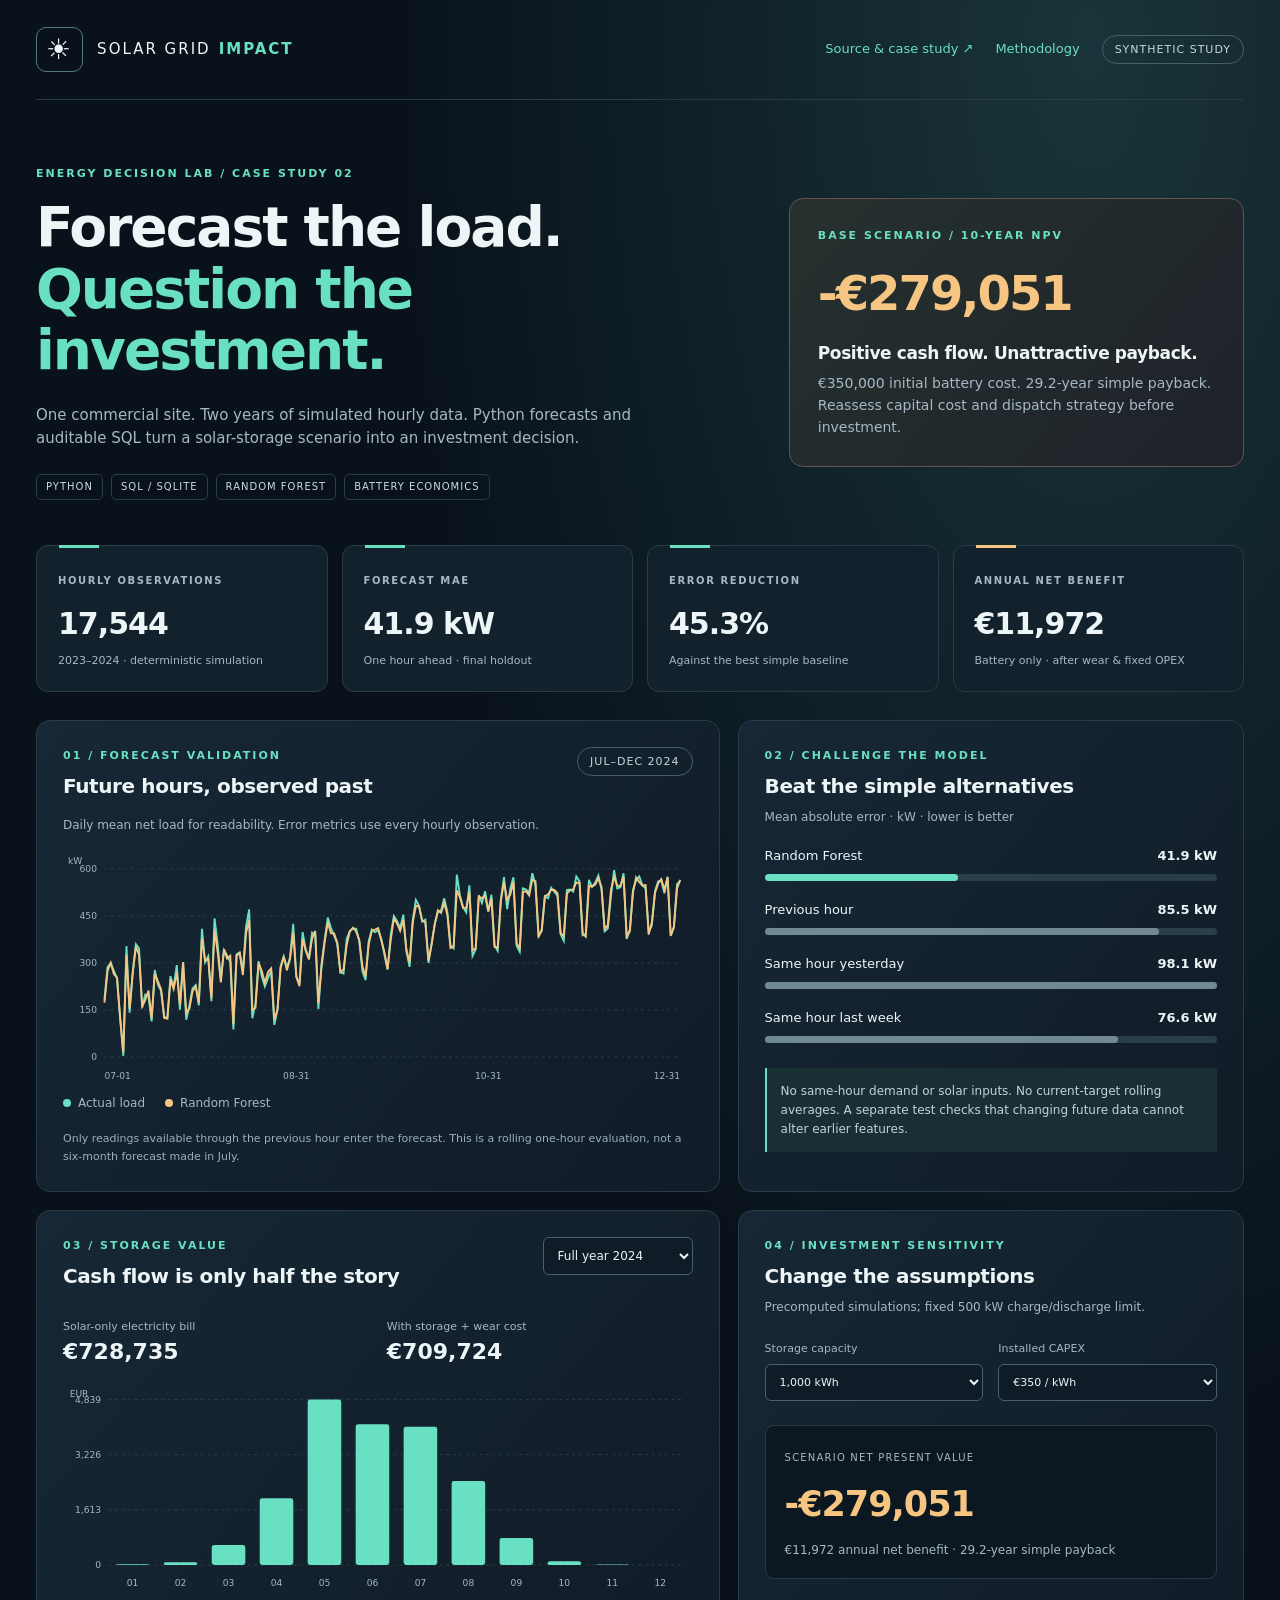
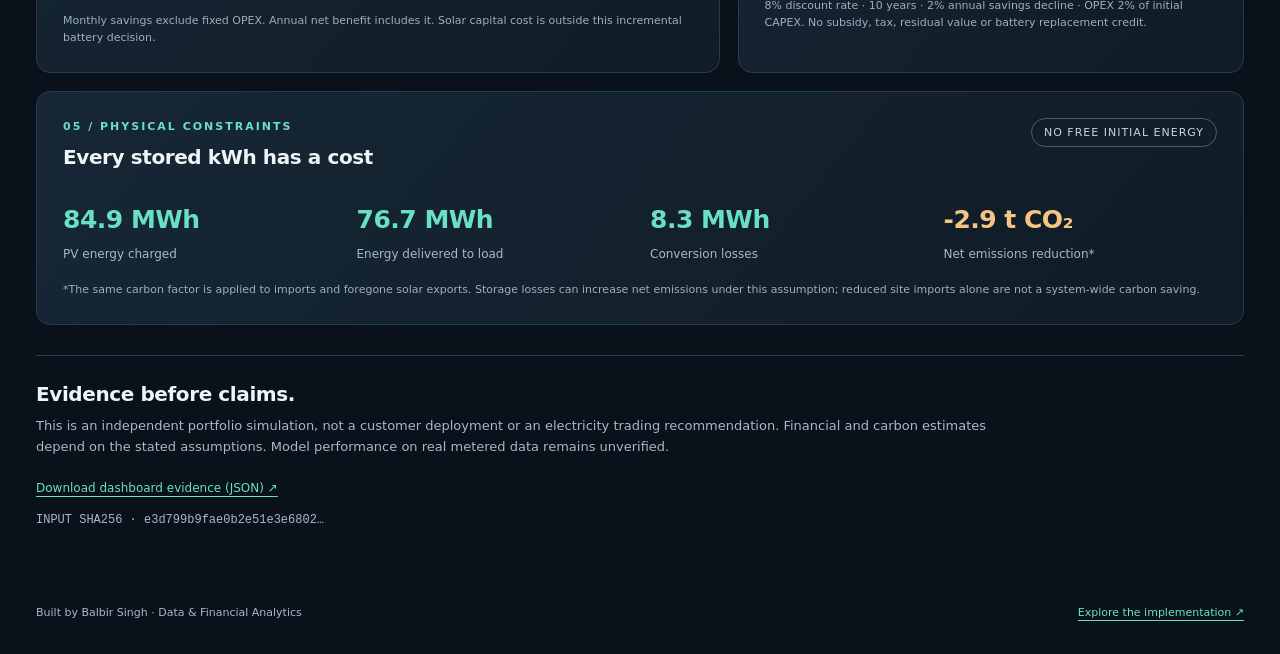
<file: docs/index.html>
<!doctype html>
<html lang="en">
<head>
<meta charset="utf-8"><meta name="viewport" content="width=device-width,initial-scale=1">
<meta name="description" content="A reproducible Python and SQL case study in solar forecasting and battery investment decisions. Synthetic data; measured backtest results.">
<title>Solar Grid Impact Analyzer | Energy decision lab</title>
<link rel="stylesheet" href="styles.css">
</head>
<body>
<div class="shell">
<header><a class="brand" href="./"><span class="mark" aria-hidden="true">☀</span> SOLAR GRID <strong>IMPACT</strong></a><nav><a href="https://github.com/Balbir89/Solar-Grid-Impact-Analyzer">Source & case study ↗</a><a href="methodology.md">Methodology</a><span class="pill">SYNTHETIC STUDY</span></nav></header>
<main>
<section class="hero"><div><div class="eyebrow">ENERGY DECISION LAB / CASE STUDY 02</div><h1>Forecast the load.<br><span>Question the investment.</span></h1><p>One commercial site. Two years of simulated hourly data. Python forecasts and auditable SQL turn a solar-storage scenario into an investment decision.</p><div class="tags"><span>PYTHON</span><span>SQL / SQLITE</span><span>RANDOM FOREST</span><span>BATTERY ECONOMICS</span></div></div><aside class="decision"><div class="eyebrow">BASE SCENARIO / 10-YEAR NPV</div><div id="hero-npv" class="big negative">Loading…</div><h2 id="decision-title">Evaluating the business case</h2><p id="decision-copy">Results are loaded from the versioned Python run.</p></aside></section>
<div id="error" role="alert" hidden></div>
<section class="metrics" aria-label="Key results">
<article><span>HOURLY OBSERVATIONS</span><strong id="rows">—</strong><small>2023–2024 · deterministic simulation</small></article>
<article><span>FORECAST MAE</span><strong id="mae">—</strong><small>One hour ahead · final holdout</small></article>
<article><span>ERROR REDUCTION</span><strong id="improvement">—</strong><small>Against the best simple baseline</small></article>
<article><span>ANNUAL NET BENEFIT</span><strong id="cash">—</strong><small>Battery only · after wear & fixed OPEX</small></article>
</section>
<section class="grid">
<article class="panel chart-panel"><div class="panel-top"><div><div class="eyebrow">01 / FORECAST VALIDATION</div><h2>Future hours, observed past</h2></div><span class="pill">JUL–DEC 2024</span></div><p>Daily mean net load for readability. Error metrics use every hourly observation.</p><svg id="forecast-chart" viewBox="0 0 760 280" role="img" aria-label="Actual and predicted daily average net load"></svg><div class="legend"><span><i class="teal"></i>Actual load</span><span><i class="gold"></i>Random Forest</span></div><p class="note">Only readings available through the previous hour enter the forecast. This is a rolling one-hour evaluation, not a six-month forecast made in July.</p></article>
<article class="panel"><div class="eyebrow">02 / CHALLENGE THE MODEL</div><h2>Beat the simple alternatives</h2><p>Mean absolute error · kW · lower is better</p><div id="model-bars"></div><div class="callout">No same-hour demand or solar inputs. No current-target rolling averages. A separate test checks that changing future data cannot alter earlier features.</div></article>
<article class="panel"><div class="panel-top"><div><div class="eyebrow">03 / STORAGE VALUE</div><h2>Cash flow is only half the story</h2></div><select id="month" aria-label="Select economics month"><option value="all">Full year 2024</option></select></div><div class="mini-metrics"><div><span>Solar-only electricity bill</span><strong id="baseline-bill">—</strong></div><div><span>With storage + wear cost</span><strong id="battery-bill">—</strong></div></div><svg id="savings-chart" viewBox="0 0 760 250" role="img" aria-label="Monthly battery savings before fixed operating costs"></svg><p class="note">Monthly savings exclude fixed OPEX. Annual net benefit includes it. Solar capital cost is outside this incremental battery decision.</p></article>
<article class="panel"><div class="eyebrow">04 / INVESTMENT SENSITIVITY</div><h2>Change the assumptions</h2><p>Precomputed simulations; fixed 500 kW charge/discharge limit.</p><div class="controls"><label>Storage capacity<select id="capacity"><option value="0">0 kWh</option><option value="500">500 kWh</option><option value="1000" selected>1,000 kWh</option><option value="2000">2,000 kWh</option></select></label><label>Installed CAPEX<select id="capex"><option value="200">€200 / kWh</option><option value="350" selected>€350 / kWh</option><option value="500">€500 / kWh</option></select></label></div><div class="scenario-result"><span>SCENARIO NET PRESENT VALUE</span><strong id="scenario-npv">—</strong><p id="scenario-net"></p></div><p class="note">8% discount rate · 10 years · 2% annual savings decline · OPEX 2% of initial CAPEX. No subsidy, tax, residual value or battery replacement credit.</p></article>
<article class="panel full"><div class="panel-top"><div><div class="eyebrow">05 / PHYSICAL CONSTRAINTS</div><h2>Every stored kWh has a cost</h2></div><span class="pill">NO FREE INITIAL ENERGY</span></div><div class="constraints"><div><strong id="charge">—</strong><span>PV energy charged</span></div><div><strong id="discharge">—</strong><span>Energy delivered to load</span></div><div><strong id="loss">—</strong><span>Conversion losses</span></div><div><strong id="carbon">—</strong><span>Net emissions reduction*</span></div></div><p class="note">*The same carbon factor is applied to imports and foregone solar exports. Storage losses can increase net emissions under this assumption; reduced site imports alone are not a system-wide carbon saving.</p></article>
</section>
<section class="footnote"><h2>Evidence before claims.</h2><p>This is an independent portfolio simulation, not a customer deployment or an electricity trading recommendation. Financial and carbon estimates depend on the stated assumptions. Model performance on real metered data remains unverified.</p><a href="data.json">Download dashboard evidence (JSON) ↗</a><span id="hash"></span></section>
</main><footer>Built by Balbir Singh · Data & Financial Analytics <a href="https://github.com/Balbir89/Solar-Grid-Impact-Analyzer">Explore the implementation ↗</a></footer>
</div>
<script src="app.js" defer></script>
</body></html>
</file>
<file: docs/styles.css>
:root{color-scheme:dark;--bg:#09121a;--card:#121f2b;--line:#293b49;--text:#eef5f7;--muted:#a6b8c5;--teal:#68e0c1;--gold:#f5c581;--pink:#ff9c9c}
*{box-sizing:border-box}body{margin:0;background:radial-gradient(ellipse at 85% 2%,#19343a 0,transparent 45%),var(--bg);color:var(--text);font-family:Inter,ui-sans-serif,system-ui,-apple-system,BlinkMacSystemFont,"Segoe UI",sans-serif;font-size:15px;line-height:1.55}.shell{max-width:1320px;margin:auto;padding:0 36px}header{display:flex;justify-content:space-between;align-items:center;gap:20px;min-height:100px;border-bottom:1px solid var(--line)}a{color:var(--teal);text-underline-offset:4px}header a{text-decoration:none}.brand{letter-spacing:2px;color:var(--text);font-size:15px;display:flex;gap:8px;align-items:center}.brand strong{color:var(--teal)}.mark{font-size:28px;padding:0 9px;border:1px solid #547a78;border-radius:10px;margin-right:6px}nav{display:flex;align-items:center;gap:22px;font-size:13px}.pill{border:1px solid #46616c;border-radius:30px;padding:5px 12px;font-size:11px;letter-spacing:1px;white-space:nowrap;color:#c4d8dc}.hero{display:grid;grid-template-columns:1.5fr 1fr;gap:70px;align-items:center;padding:65px 0 45px}.eyebrow{font-size:11px;letter-spacing:2px;font-weight:750;color:var(--teal);margin-bottom:12px}h1{font-size:clamp(34px,4.3vw,57px);line-height:1.12;letter-spacing:-2px;margin:15px 0 22px}h1 span{color:var(--teal)}h2{font-size:20px;letter-spacing:-.4px;margin:0 0 9px;line-height:1.3}p{color:var(--muted);margin:8px 0 19px}.hero p{max-width:610px}.tags{display:flex;gap:8px;flex-wrap:wrap;margin-top:24px}.tags span{font-size:10px;letter-spacing:1px;color:#cadbe1;border:1px solid var(--line);padding:4px 9px;border-radius:5px}.decision{border:1px solid #66534b;background:linear-gradient(130deg,#26312f,#1e2229);padding:28px;border-radius:14px}.big{font-size:48px;font-weight:750;letter-spacing:-2px;margin:7px 0 12px}.negative{color:var(--gold)}.decision h2{font-size:17px}.decision p{font-size:14px;margin:9px 0 0}.metrics{display:grid;grid-template-columns:repeat(4,1fr);gap:14px;margin-bottom:28px}.metrics article{border:1px solid var(--line);border-radius:12px;background:#13212c;padding:22px 21px;position:relative}.metrics article:before{content:"";position:absolute;top:-1px;left:22px;width:40px;height:3px;background:var(--teal)}.metrics article:nth-child(4):before{background:var(--gold)}.metrics article>span{font-size:10px;color:var(--muted);font-weight:750;letter-spacing:1.6px}.metrics strong{display:block;font-size:30px;line-height:1.4;margin:12px 0 7px;letter-spacing:-1px}.metrics small{font-size:11px;color:var(--muted);display:block}.grid{display:grid;grid-template-columns:1.35fr 1fr;gap:18px}.panel{border:1px solid var(--line);background:linear-gradient(130deg,#172735,#101c27);border-radius:14px;padding:26px;min-width:0}.panel>p{font-size:12px}.panel-top{display:flex;align-items:start;justify-content:space-between;gap:15px}.panel .eyebrow{margin-bottom:9px}.panel svg{width:100%;height:auto;display:block;margin:18px 0 8px;overflow:visible}.panel svg text{fill:var(--muted);font:11px system-ui}.panel svg .gridline{stroke:#314453;stroke-dasharray:3 5;stroke-width:1}.legend{display:flex;gap:20px;color:var(--muted);font-size:12px}.legend span{display:flex;align-items:center;gap:7px}.legend i{width:8px;height:8px;border-radius:50%}.teal{background:var(--teal)}.gold{background:var(--gold)}.note{font-size:11px!important;color:#9bafbd!important;margin:18px 0 0!important}.bar-row{margin:19px 0}.bar-head{display:flex;justify-content:space-between;gap:10px;font-size:13px;margin-bottom:8px}.track{height:7px;background:#293d4a;border-radius:10px}.fill{height:100%;background:var(--teal);border-radius:10px}.bar-row.baseline .fill{background:#718993}.callout{font-size:12px;color:#bdd5d7;padding:14px;background:#183034;border-left:2px solid var(--teal);margin-top:25px}.mini-metrics{display:grid;grid-template-columns:1fr 1fr;gap:18px;margin-top:20px}.mini-metrics span{display:block;font-size:11px;color:var(--muted)}.mini-metrics strong{font-size:22px}.controls{display:grid;grid-template-columns:1fr 1fr;gap:15px;margin:24px 0}label{font-size:11px;color:var(--muted)}select{display:block;width:100%;margin-top:7px;background:#0f1b26;color:var(--text);border:1px solid #49616f;border-radius:6px;padding:10px;font:inherit;cursor:pointer}.panel-top>select{width:150px;margin-top:0;font-size:12px}.scenario-result{background:#0b1721;border:1px solid var(--line);border-radius:9px;padding:19px}.scenario-result>span{font-size:10px;letter-spacing:1.2px;color:var(--muted)}.scenario-result strong{display:block;font-size:35px;letter-spacing:-1px;color:var(--gold);margin:9px 0}.scenario-result p{font-size:12px;margin:0}.full{grid-column:1/-1}.constraints{display:grid;grid-template-columns:repeat(4,1fr);gap:20px;margin:22px 0 10px}.constraints strong{display:block;font-size:25px;color:var(--teal);letter-spacing:-.5px}.constraints div:last-child strong{color:var(--gold)}.constraints span{display:block;color:var(--muted);font-size:12px;margin-top:5px}.footnote{margin:30px 0;padding:25px 0;border-top:1px solid var(--line)}.footnote p{font-size:13px;max-width:1000px}.footnote a,.footnote span{font-size:12px}.footnote span{color:var(--muted);display:block;margin-top:12px;font-family:monospace}footer{display:flex;justify-content:space-between;gap:20px;font-size:11px;color:var(--muted);padding:20px 0 32px}#error{padding:20px;border:1px solid var(--pink);color:var(--pink);margin-bottom:20px}a:focus-visible,select:focus-visible{outline:2px solid var(--teal);outline-offset:4px}
@media(max-width:900px){.hero{gap:28px}.grid{grid-template-columns:1fr}.metrics{grid-template-columns:repeat(2,1fr)}.full{grid-column:auto}nav a:nth-child(2){display:none}}
@media(max-width:600px){.shell{padding:0 18px}header{min-height:85px}.brand{font-size:11px;letter-spacing:1px}.mark{display:none}nav{gap:8px}nav>a{display:none}.hero{grid-template-columns:1fr;padding:32px 0 26px;gap:24px}h1{font-size:38px}.hero p{font-size:14px}.decision{padding:20px}.big{font-size:40px}.metrics{gap:10px}.metrics article{padding:17px 14px}.metrics strong{font-size:25px}.metrics article>span{font-size:9px}.panel{padding:19px}.panel-top{flex-wrap:wrap}.constraints{grid-template-columns:1fr 1fr}.constraints strong{font-size:22px}.panel h2{font-size:18px}footer{flex-direction:column}}
</file>
